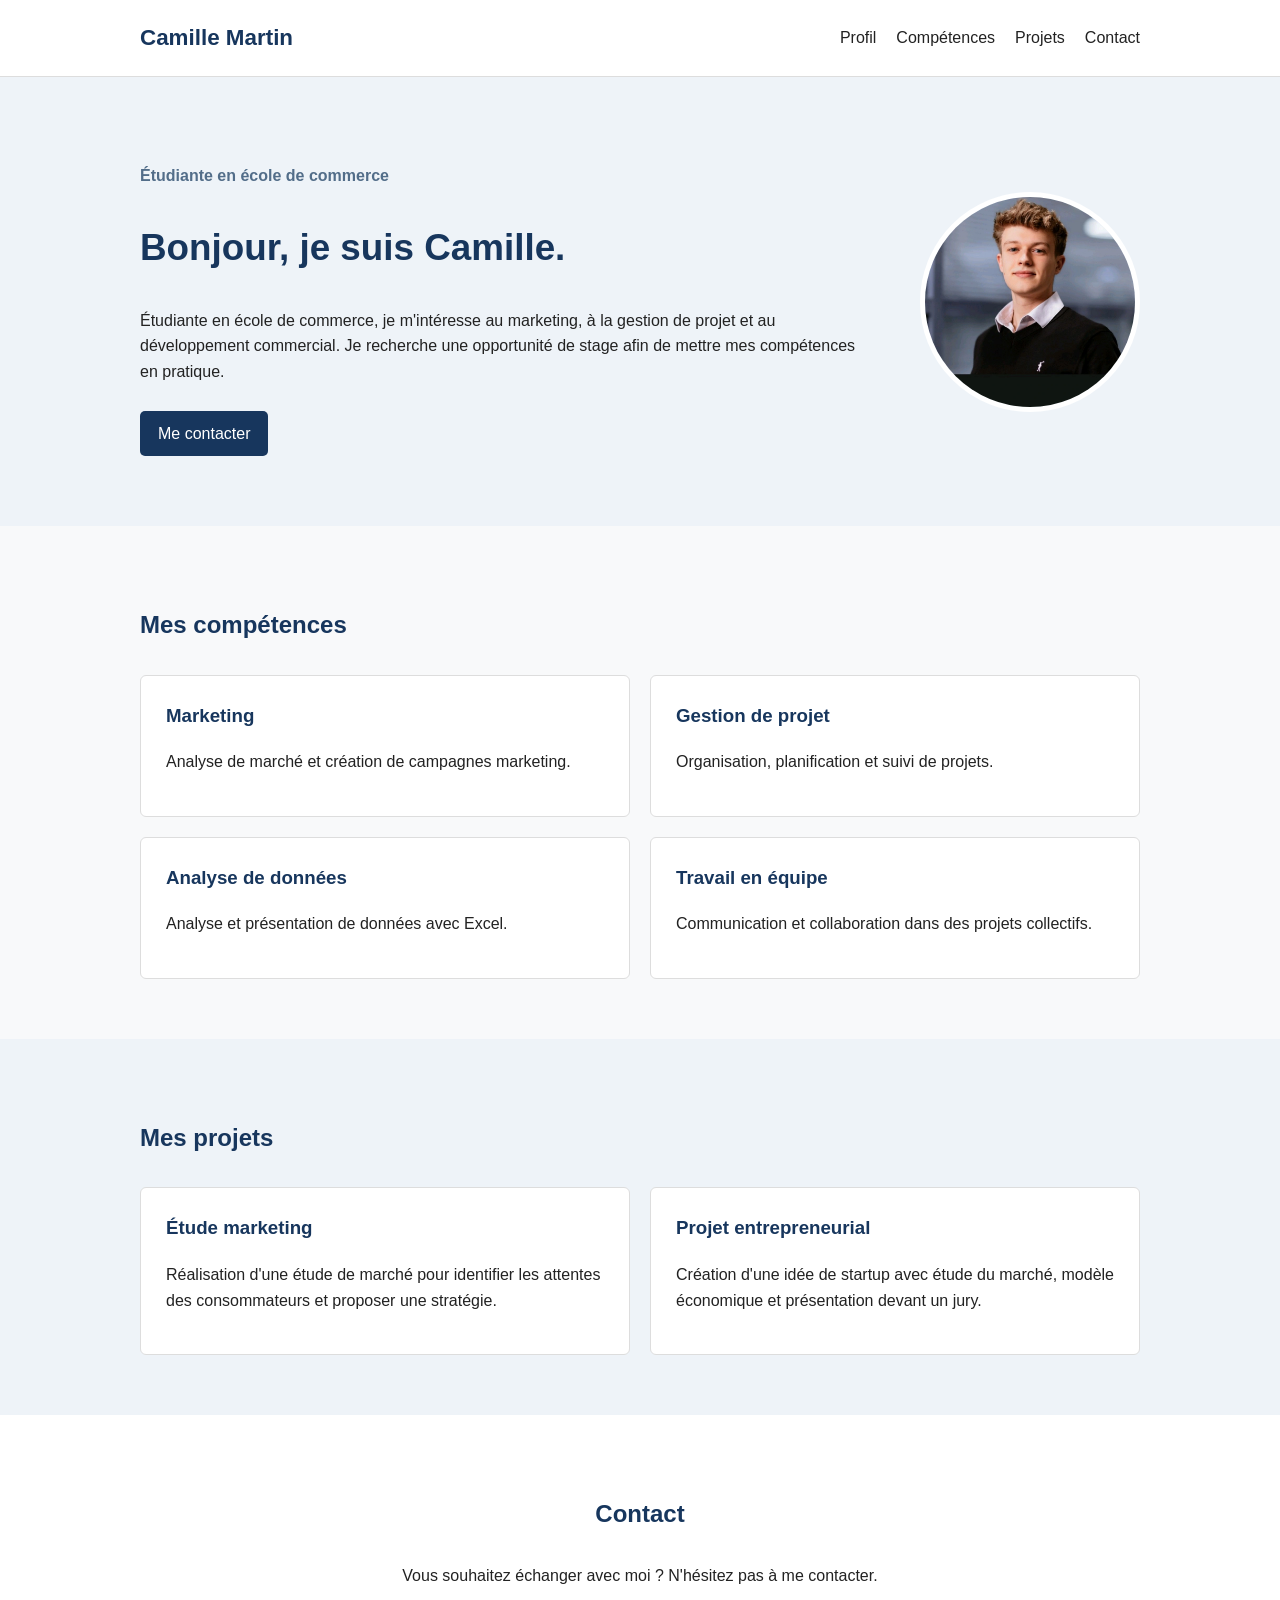
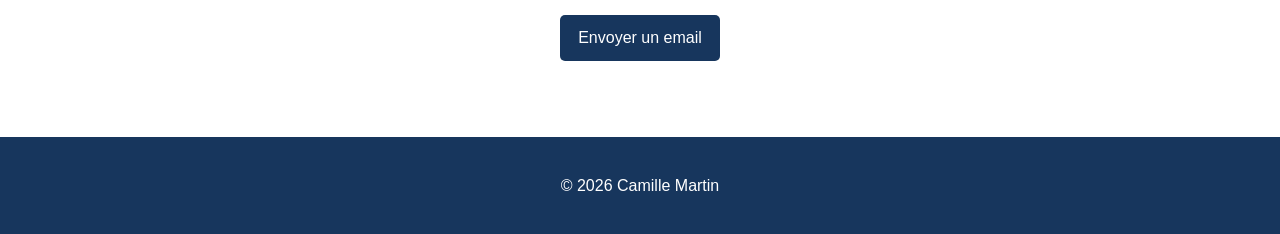
<file: index.html>
<!DOCTYPE html>
<html lang="fr">
<head>
  <meta charset="UTF-8">
  <meta name="viewport" content="width=device-width, initial-scale=1.0">
  <title>Portfolio - Étudiante en école de commerce</title>
  <link rel="stylesheet" href="style.css">
</head>

<body>

  <!-- En-tête et menu de navigation -->
  <header>
    <div class="container">
      <h1>Camille Martin</h1>

      <nav>
        <a href="#profil">Profil</a>
        <a href="#competences">Compétences</a>
        <a href="#projets">Projets</a>
        <a href="#contact">Contact</a>
      </nav>
    </div>
  </header>

  <main>

    <!-- Présentation -->
    <section id="profil" class="hero">
      <div class="container">

        <div>
          <p class="intro">Étudiante en école de commerce</p>
          <h2>Bonjour, je suis Camille.</h2>

          <p>
            Étudiante en école de commerce, je m'intéresse au marketing,
            à la gestion de projet et au développement commercial.
            Je recherche une opportunité de stage afin de mettre
            mes compétences en pratique.
          </p>

          <a href="#contact" class="button">Me contacter</a>
        </div>

        <!-- Remplace cette image par ton fichier maphoto.png -->
        <img src="noe.png" alt="Portrait de Camille" class="photo">

      </div>
    </section>

    <!-- Compétences -->
    <section id="competences">
      <div class="container">
        <h2>Mes compétences</h2>

        <div class="cards">

          <article>
            <h3>Marketing</h3>
            <p>Analyse de marché et création de campagnes marketing.</p>
          </article>

          <article>
            <h3>Gestion de projet</h3>
            <p>Organisation, planification et suivi de projets.</p>
          </article>

          <article>
            <h3>Analyse de données</h3>
            <p>Analyse et présentation de données avec Excel.</p>
          </article>

          <article>
            <h3>Travail en équipe</h3>
            <p>Communication et collaboration dans des projets collectifs.</p>
          </article>

        </div>
      </div>
    </section>

    <!-- Projets -->
    <section id="projets" class="light">
      <div class="container">
        <h2>Mes projets</h2>

        <div class="cards">

          <article>
            <h3>Étude marketing</h3>
            <p>
              Réalisation d'une étude de marché pour identifier
              les attentes des consommateurs et proposer une stratégie.
            </p>
          </article>

          <article>
            <h3>Projet entrepreneurial</h3>
            <p>
              Création d'une idée de startup avec étude du marché,
              modèle économique et présentation devant un jury.
            </p>
          </article>

        </div>
      </div>
    </section>

    <!-- Contact -->
    <section id="contact" class="contact">
      <div class="container">

        <h2>Contact</h2>

        <p>
          Vous souhaitez échanger avec moi ?
          N'hésitez pas à me contacter.
        </p>

        <a
          href="mailto:camille.martin@email.com"
          class="button"
          id="contactButton">
          Envoyer un email
        </a>

        <p id="message"></p>

      </div>
    </section>

  </main>

  <!-- Pied de page -->
  <footer>
    <p>
      &copy; <span id="year"></span> Camille Martin
    </p>
  </footer>

  <script src="script.js"></script>

</body>
</html>
</file>
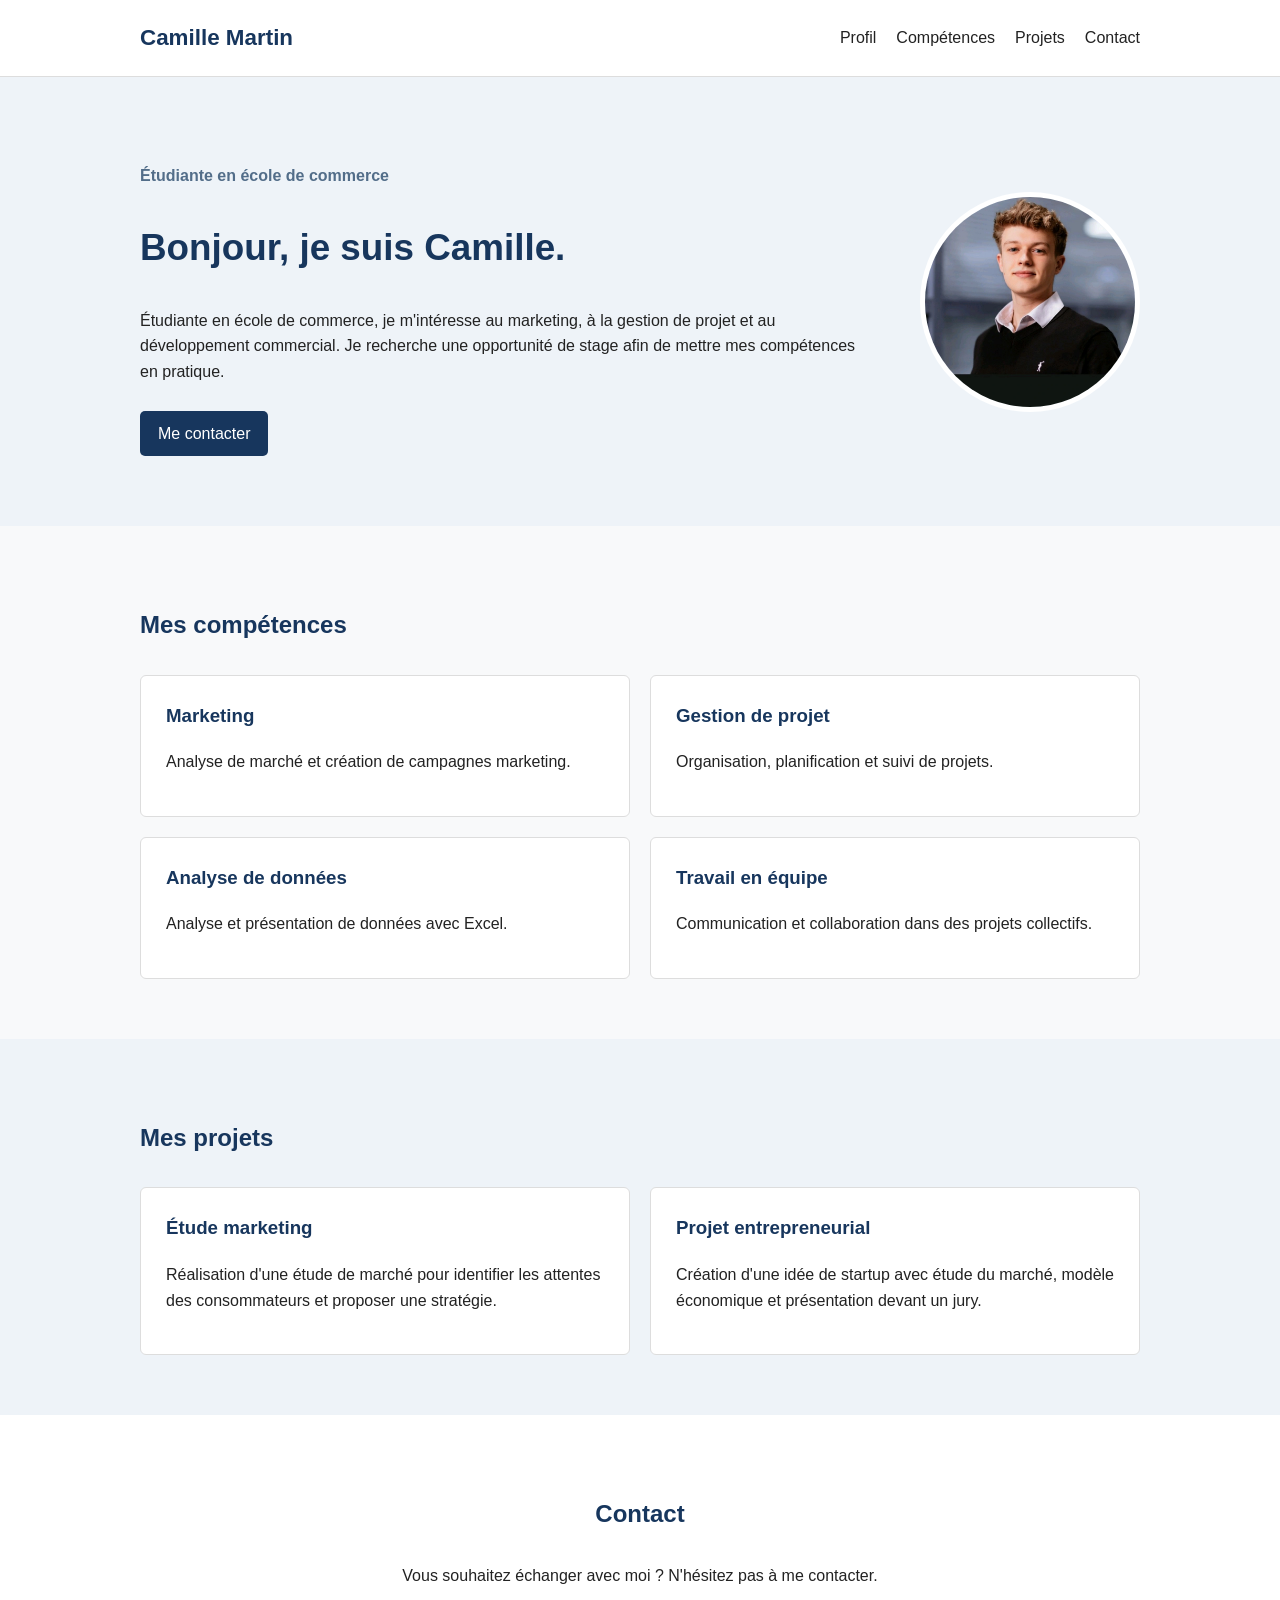
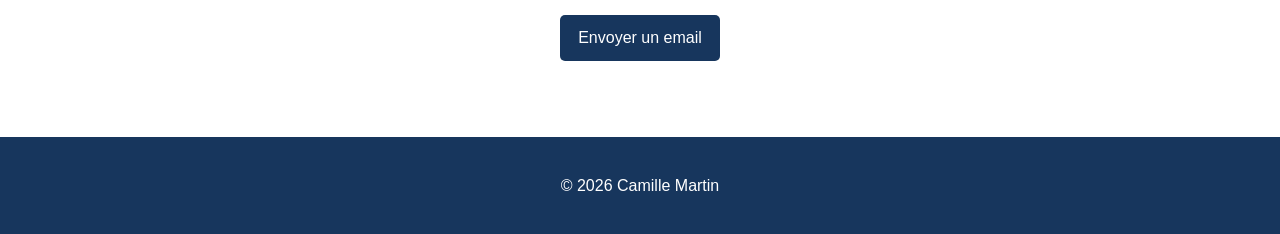
<file: index (1).html>
<!DOCTYPE html>
<html lang="fr">
<head>
  <meta charset="UTF-8">
  <meta name="viewport" content="width=device-width, initial-scale=1.0">
  <title>Portfolio - Étudiante en école de commerce</title>
  <link rel="stylesheet" href="style.css">
</head>

<body>

  <!-- En-tête et menu de navigation -->
  <header>
    <div class="container">
      <h1>Camille Martin</h1>

      <nav>
        <a href="#profil">Profil</a>
        <a href="#competences">Compétences</a>
        <a href="#projets">Projets</a>
        <a href="#contact">Contact</a>
      </nav>
    </div>
  </header>

  <main>

    <!-- Présentation -->
    <section id="profil" class="hero">
      <div class="container">

        <div>
          <p class="intro">Étudiante en école de commerce</p>
          <h2>Bonjour, je suis Camille.</h2>

          <p>
            Étudiante en école de commerce, je m'intéresse au marketing,
            à la gestion de projet et au développement commercial.
            Je recherche une opportunité de stage afin de mettre
            mes compétences en pratique.
          </p>

          <a href="#contact" class="button">Me contacter</a>
        </div>

        <!-- Remplace cette image par ton fichier maphoto.png -->
        <img src="noe.png" alt="Portrait de Camille" class="photo">

      </div>
    </section>

    <!-- Compétences -->
    <section id="competences">
      <div class="container">
        <h2>Mes compétences</h2>

        <div class="cards">

          <article>
            <h3>Marketing</h3>
            <p>Analyse de marché et création de campagnes marketing.</p>
          </article>

          <article>
            <h3>Gestion de projet</h3>
            <p>Organisation, planification et suivi de projets.</p>
          </article>

          <article>
            <h3>Analyse de données</h3>
            <p>Analyse et présentation de données avec Excel.</p>
          </article>

          <article>
            <h3>Travail en équipe</h3>
            <p>Communication et collaboration dans des projets collectifs.</p>
          </article>

        </div>
      </div>
    </section>

    <!-- Projets -->
    <section id="projets" class="light">
      <div class="container">
        <h2>Mes projets</h2>

        <div class="cards">

          <article>
            <h3>Étude marketing</h3>
            <p>
              Réalisation d'une étude de marché pour identifier
              les attentes des consommateurs et proposer une stratégie.
            </p>
          </article>

          <article>
            <h3>Projet entrepreneurial</h3>
            <p>
              Création d'une idée de startup avec étude du marché,
              modèle économique et présentation devant un jury.
            </p>
          </article>

        </div>
      </div>
    </section>

    <!-- Contact -->
    <section id="contact" class="contact">
      <div class="container">

        <h2>Contact</h2>

        <p>
          Vous souhaitez échanger avec moi ?
          N'hésitez pas à me contacter.
        </p>

        <a
          href="mailto:camille.martin@email.com"
          class="button"
          id="contactButton">
          Envoyer un email
        </a>

        <p id="message"></p>

      </div>
    </section>

  </main>

  <!-- Pied de page -->
  <footer>
    <p>
      &copy; <span id="year"></span> Camille Martin
    </p>
  </footer>

  <script src="script.js"></script>

</body>
</html>
</file>
<file: style.css>
/* Réglages généraux */
* {
  box-sizing: border-box;
}

html {
  scroll-behavior: smooth;
}

body {
  margin: 0;
  font-family: Arial, sans-serif;
  line-height: 1.6;
  color: #222;
  background: #f8f9fa;
}

.container {
  width: 90%;
  max-width: 1000px;
  margin: auto;
}

/* En-tête */
header {
  background: white;
  border-bottom: 1px solid #ddd;
  padding: 20px 0;
}

header .container {
  display: flex;
  justify-content: space-between;
  align-items: center;
}

header h1 {
  margin: 0;
  color: #17365d;
  font-size: 1.4rem;
}

/* Navigation */
nav {
  display: flex;
  gap: 20px;
}

nav a {
  color: #222;
  text-decoration: none;
}

nav a:hover,
nav a:focus {
  color: #17365d;
  text-decoration: underline;
}

/* Présentation */
.hero {
  padding: 70px 0;
  background: #eef3f8;
}

.hero .container {
  display: flex;
  align-items: center;
  justify-content: space-between;
  gap: 50px;
}

.hero h2 {
  color: #17365d;
  font-size: 2.3rem;
}

.intro {
  color: #526d89;
  font-weight: bold;
}

/* Photo */
.photo {
  width: 220px;
  height: 220px;
  object-fit: cover;
  border-radius: 50%;
  border: 5px solid white;
}

/* Boutons */
.button {
  display: inline-block;
  padding: 10px 18px;
  margin-top: 10px;
  background: #17365d;
  color: white;
  text-decoration: none;
  border-radius: 5px;
}

.button:hover,
.button:focus {
  background: #0d2745;
}

/* Sections */
section {
  padding: 60px 0;
}

section h2 {
  color: #17365d;
  margin-bottom: 30px;
}

/* Cartes */
.cards {
  display: grid;
  grid-template-columns: repeat(2, 1fr);
  gap: 20px;
}

.cards article {
  background: white;
  padding: 25px;
  border: 1px solid #ddd;
  border-radius: 6px;
}

.cards h3 {
  margin-top: 0;
  color: #17365d;
}

/* Fond différent pour la section projets */
.light {
  background: #eef3f8;
}

/* Contact */
.contact {
  background: white;
  text-align: center;
}

#message {
  color: #17365d;
  font-weight: bold;
}

/* Pied de page */
footer {
  padding: 20px;
  background: #17365d;
  color: white;
  text-align: center;
}

/* Adaptation aux téléphones */
@media (max-width: 700px) {

  header .container,
  .hero .container {
    flex-direction: column;
    text-align: center;
  }

  nav {
    flex-wrap: wrap;
    justify-content: center;
  }

  .hero {
    padding: 45px 0;
  }

  .hero h2 {
    font-size: 1.9rem;
  }

  .cards {
    grid-template-columns: 1fr;
  }

  .photo {
    width: 180px;
    height: 180px;
  }
}
</file>
